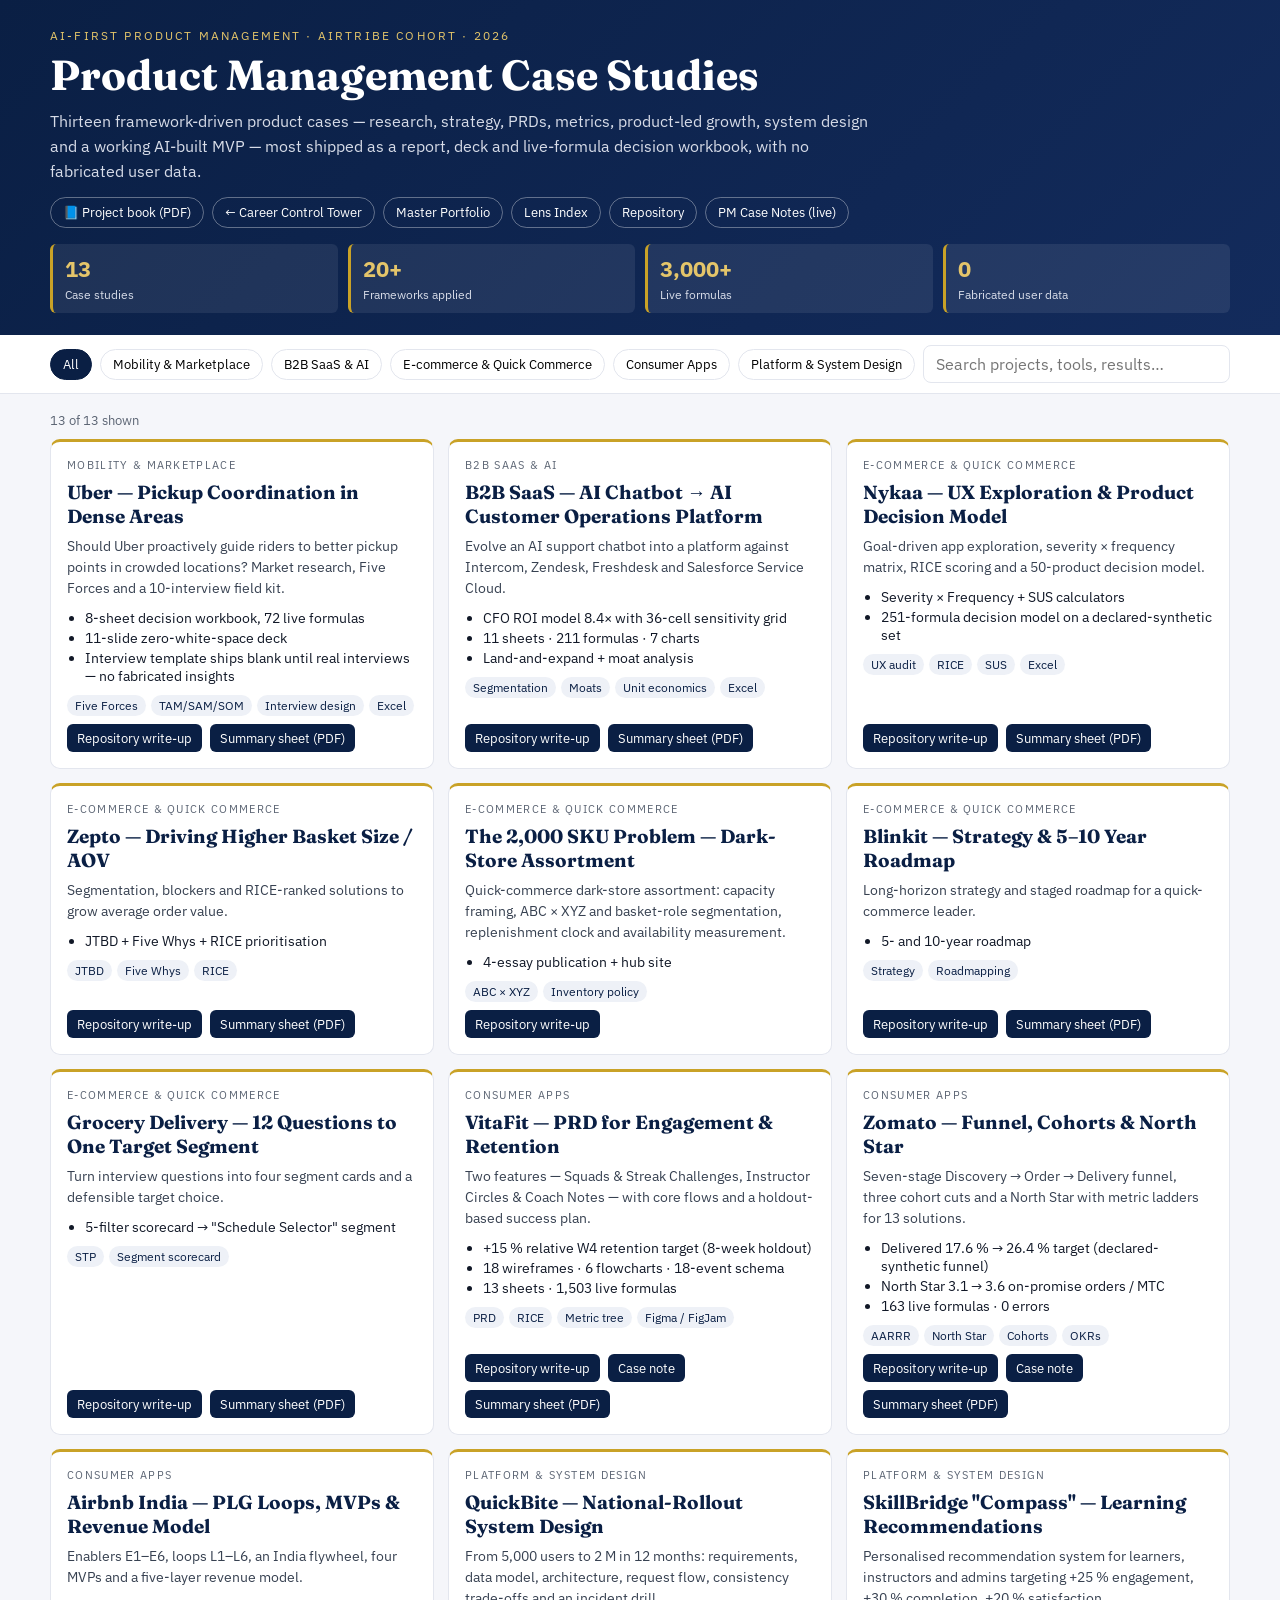
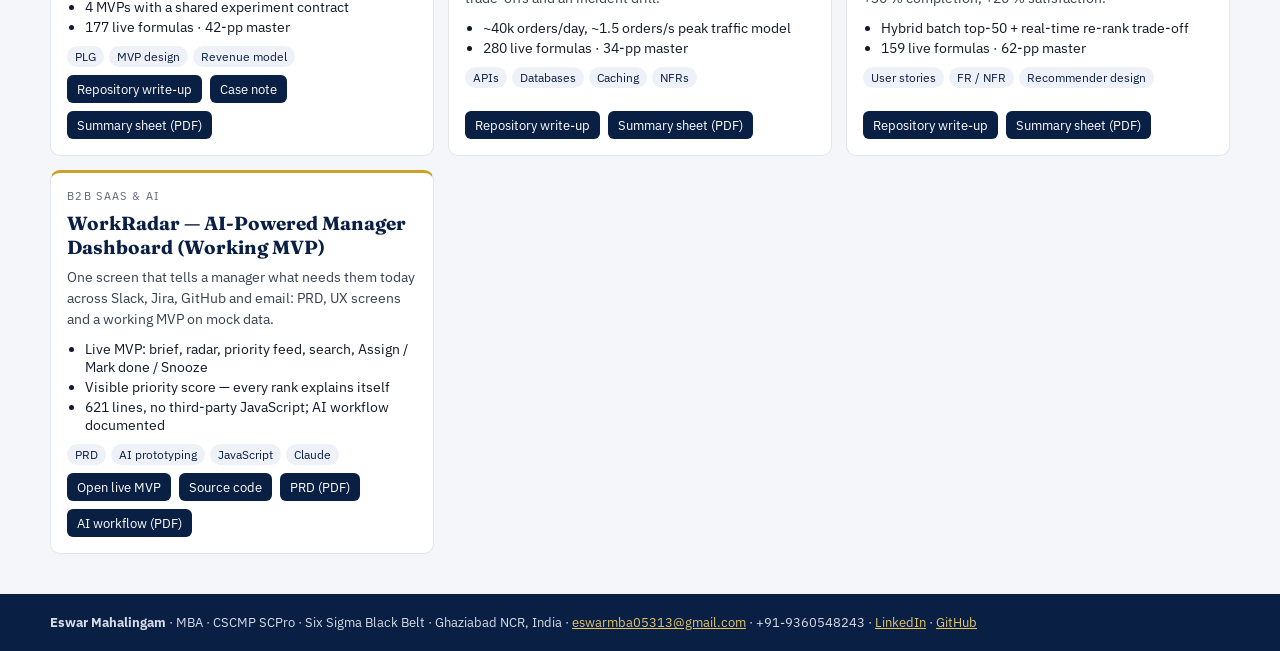
<file: index.html>
<!doctype html><html lang="en"><head><meta charset="utf-8"><meta name="viewport" content="width=device-width,initial-scale=1">
<title>Product Management Case Studies — Eswar Mahalingam</title><meta name="description" content="Thirteen framework-driven product cases — research, strategy, PRDs, metrics, product-led growth, system design and a working AI-built MVP — most shipped as a report, deck and live-formula decision workbook, with no fabricated user data.">
<link rel="preconnect" href="https://fonts.googleapis.com"><link href="https://fonts.googleapis.com/css2?family=Fraunces:wght@600;700&family=IBM+Plex+Sans:wght@400;500;600&display=swap" rel="stylesheet">
<style>
:root{--navy:#0A1F44;--navy2:#132B5C;--gold:#C9A227;--gold2:#E4C56A;--ink:#111827;--muted:#5B6473;--bg:#F5F6FA;--card:#FFFFFF;--line:#E3E6EE}
*{box-sizing:border-box}body{margin:0;font-family:'IBM Plex Sans',system-ui,sans-serif;background:var(--bg);color:var(--ink)}
header{background:linear-gradient(135deg,var(--navy),var(--navy2));color:#fff;padding:28px 16px 22px}
.w{max-width:1180px;margin:0 auto}.kick{color:var(--gold2);letter-spacing:.18em;font-size:12px;text-transform:uppercase}
h1{font-family:Fraunces,serif;font-size:clamp(28px,4vw,42px);margin:6px 0 8px}header p{max-width:820px;color:#D7DCE8;line-height:1.55;margin:0 0 14px}
.navs{display:flex;flex-wrap:wrap;gap:8px;margin-bottom:16px}.nav{color:#fff;text-decoration:none;border:1px solid rgba(255,255,255,.35);padding:6px 12px;border-radius:999px;font-size:13px}.nav:hover{border-color:var(--gold);color:var(--gold2)}
.kpis{display:grid;grid-template-columns:repeat(auto-fit,minmax(130px,1fr));gap:10px}.k{background:rgba(255,255,255,.08);border-left:3px solid var(--gold);padding:10px 12px;border-radius:6px}.k b{display:block;font-size:22px;color:var(--gold2)}.k span{font-size:12px;color:#D7DCE8}
.bar{position:sticky;top:0;background:#fff;border-bottom:1px solid var(--line);padding:10px 16px;z-index:5}.bar .w{display:flex;flex-wrap:wrap;gap:8px;align-items:center}
.chip{border:1px solid var(--line);background:#fff;padding:6px 12px;border-radius:999px;cursor:pointer;font:inherit;font-size:13px}.chip.on{background:var(--navy);color:#fff;border-color:var(--navy)}
input{flex:1;min-width:180px;padding:8px 12px;border:1px solid var(--line);border-radius:8px;font:inherit}
main{padding:18px 16px 40px}.grid{display:grid;grid-template-columns:repeat(auto-fill,minmax(300px,1fr));gap:14px}
.c{background:var(--card);border:1px solid var(--line);border-top:3px solid var(--gold);border-radius:10px;padding:16px;display:flex;flex-direction:column;gap:8px}
.c .g{font-size:11px;letter-spacing:.12em;text-transform:uppercase;color:var(--muted)}.c h3{margin:0;font-family:Fraunces,serif;font-size:19px;color:var(--navy)}
.c p{margin:0;color:#374151;font-size:14px;line-height:1.5}.c ul{margin:0;padding-left:18px;font-size:13.5px}.c li{margin:2px 0}
.t{display:flex;flex-wrap:wrap;gap:5px}.t span{background:#EEF1F7;color:var(--navy);font-size:11.5px;padding:3px 8px;border-radius:999px}
.l{display:flex;flex-wrap:wrap;gap:8px;margin-top:auto}.l a{background:var(--navy);color:#fff;text-decoration:none;font-size:12.5px;padding:6px 10px;border-radius:6px}.l a:hover{background:var(--gold);color:var(--navy)}
.empty{padding:40px;text-align:center;color:var(--muted)}footer{background:var(--navy);color:#D7DCE8;padding:20px 16px;font-size:13px}footer a{color:var(--gold2)}
</style></head><body>
<header><div class="w"><div class="kick">AI-First Product Management · Airtribe cohort · 2026</div><h1>Product Management Case Studies</h1><p>Thirteen framework-driven product cases — research, strategy, PRDs, metrics, product-led growth, system design and a working AI-built MVP — most shipped as a report, deck and live-formula decision workbook, with no fabricated user data.</p><div class="navs"><a class="nav" href="PM_Case_Book.pdf">📘 Project book (PDF)</a><a class="nav" href="https://github.com/Eswar5313">← Career Control Tower</a><a class="nav" href="https://eswar5313.github.io/Eswar-Master-Project-Portfolio-2026/">Master Portfolio</a><a class="nav" href="https://eswar5313.github.io/Eswar-Portfolio-Lens-Index-2026/">Lens Index</a><a class="nav" href="https://github.com/Eswar5313/product-management-case-studies">Repository</a><a class="nav" href="https://eswar-pm-case-notes.netlify.app">PM Case Notes (live)</a></div><div class="kpis"><div class="k"><b>13</b><span>Case studies</span></div><div class="k"><b>20+</b><span>Frameworks applied</span></div><div class="k"><b>3,000+</b><span>Live formulas</span></div><div class="k"><b>0</b><span>Fabricated user data</span></div></div></div></header>
<div class="bar"><div class="w"><button class="chip on" data-g="">All</button><button class="chip" data-g="Mobility &amp; Marketplace">Mobility &amp; Marketplace</button><button class="chip" data-g="B2B SaaS &amp; AI">B2B SaaS &amp; AI</button><button class="chip" data-g="E-commerce &amp; Quick Commerce">E-commerce &amp; Quick Commerce</button><button class="chip" data-g="Consumer Apps">Consumer Apps</button><button class="chip" data-g="Platform &amp; System Design">Platform &amp; System Design</button><input id="q" type="search" placeholder="Search projects, tools, results…" aria-label="Search"></div></div>
<main><div class="w"><div id="n" style="font-size:13px;color:var(--muted);margin-bottom:10px"></div><div class="grid" id="grid"></div></div></main>
<footer><div class="w"><b>Eswar Mahalingam</b> · MBA · CSCMP SCPro · Six Sigma Black Belt · Ghaziabad NCR, India · <a href="mailto:eswarmba05313@gmail.com">eswarmba05313@gmail.com</a> · +91-9360548243 · <a href="https://linkedin.com/in/eswar-mahalingam">LinkedIn</a> · <a href="https://github.com/Eswar5313">GitHub</a></div></footer>
<script>
const C=[{"title": "Uber — Pickup Coordination in Dense Areas", "group": "Mobility & Marketplace", "summary": "Should Uber proactively guide riders to better pickup points in crowded locations? Market research, Five Forces and a 10-interview field kit.", "results": ["8-sheet decision workbook, 72 live formulas", "11-slide zero-white-space deck", "Interview template ships blank until real interviews — no fabricated insights"], "tools": ["Five Forces", "TAM/SAM/SOM", "Interview design", "Excel"], "links": [["Repository write-up", "https://github.com/Eswar5313/product-management-case-studies"], ["Summary sheet (PDF)", "case-sheets/03-Uber-Pickup-Coordination.pdf"]]}, {"title": "B2B SaaS — AI Chatbot → AI Customer Operations Platform", "group": "B2B SaaS & AI", "summary": "Evolve an AI support chatbot into a platform against Intercom, Zendesk, Freshdesk and Salesforce Service Cloud.", "results": ["CFO ROI model 8.4× with 36-cell sensitivity grid", "11 sheets · 211 formulas · 7 charts", "Land-and-expand + moat analysis"], "tools": ["Segmentation", "Moats", "Unit economics", "Excel"], "links": [["Repository write-up", "https://github.com/Eswar5313/product-management-case-studies"], ["Summary sheet (PDF)", "case-sheets/02-AI-Customer-Operations-Platform-B2B-SaaS.pdf"]]}, {"title": "Nykaa — UX Exploration & Product Decision Model", "group": "E-commerce & Quick Commerce", "summary": "Goal-driven app exploration, severity × frequency matrix, RICE scoring and a 50-product decision model.", "results": ["Severity × Frequency + SUS calculators", "251-formula decision model on a declared-synthetic set"], "tools": ["UX audit", "RICE", "SUS", "Excel"], "links": [["Repository write-up", "https://github.com/Eswar5313/product-management-case-studies"], ["Summary sheet (PDF)", "case-sheets/01-Nykaa-UX-Exploration.pdf"]]}, {"title": "Zepto — Driving Higher Basket Size / AOV", "group": "E-commerce & Quick Commerce", "summary": "Segmentation, blockers and RICE-ranked solutions to grow average order value.", "results": ["JTBD + Five Whys + RICE prioritisation"], "tools": ["JTBD", "Five Whys", "RICE"], "links": [["Repository write-up", "https://github.com/Eswar5313/product-management-case-studies"], ["Summary sheet (PDF)", "case-sheets/04-Zepto-AOV-Basket-Size.pdf"]]}, {"title": "The 2,000 SKU Problem — Dark-Store Assortment", "group": "E-commerce & Quick Commerce", "summary": "Quick-commerce dark-store assortment: capacity framing, ABC × XYZ and basket-role segmentation, replenishment clock and availability measurement.", "results": ["4-essay publication + hub site"], "tools": ["ABC × XYZ", "Inventory policy"], "links": [["Repository write-up", "https://github.com/Eswar5313/product-management-case-studies"]]}, {"title": "Blinkit — Strategy & 5–10 Year Roadmap", "group": "E-commerce & Quick Commerce", "summary": "Long-horizon strategy and staged roadmap for a quick-commerce leader.", "results": ["5- and 10-year roadmap"], "tools": ["Strategy", "Roadmapping"], "links": [["Repository write-up", "https://github.com/Eswar5313/product-management-case-studies"], ["Summary sheet (PDF)", "case-sheets/06-Blinkit-Strategy-Roadmap.pdf"]]}, {"title": "Grocery Delivery — 12 Questions to One Target Segment", "group": "E-commerce & Quick Commerce", "summary": "Turn interview questions into four segment cards and a defensible target choice.", "results": ["5-filter scorecard → \"Schedule Selector\" segment"], "tools": ["STP", "Segment scorecard"], "links": [["Repository write-up", "https://github.com/Eswar5313/product-management-case-studies"], ["Summary sheet (PDF)", "case-sheets/07-Grocery-Delivery-Segmentation-Sprint.pdf"]]}, {"title": "VitaFit — PRD for Engagement & Retention", "group": "Consumer Apps", "summary": "Two features — Squads & Streak Challenges, Instructor Circles & Coach Notes — with core flows and a holdout-based success plan.", "results": ["+15 % relative W4 retention target (8-week holdout)", "18 wireframes · 6 flowcharts · 18-event schema", "13 sheets · 1,503 live formulas"], "tools": ["PRD", "RICE", "Metric tree", "Figma / FigJam"], "links": [["Repository write-up", "https://github.com/Eswar5313/product-management-case-studies"], ["Case note", "https://eswar-pm-case-notes.netlify.app/vitafit-prd.html"], ["Summary sheet (PDF)", "case-sheets/05-VitaFit-PRD-and-Core-Flows.pdf"]]}, {"title": "Zomato — Funnel, Cohorts & North Star", "group": "Consumer Apps", "summary": "Seven-stage Discovery → Order → Delivery funnel, three cohort cuts and a North Star with metric ladders for 13 solutions.", "results": ["Delivered 17.6 % → 26.4 % target (declared-synthetic funnel)", "North Star 3.1 → 3.6 on-promise orders / MTC", "163 live formulas · 0 errors"], "tools": ["AARRR", "North Star", "Cohorts", "OKRs"], "links": [["Repository write-up", "https://github.com/Eswar5313/product-management-case-studies"], ["Case note", "https://eswar-pm-case-notes.netlify.app/zomato-funnel.html"], ["Summary sheet (PDF)", "case-sheets/09-Zomato-Funnel-Cohorts-North-Star.pdf"]]}, {"title": "Airbnb India — PLG Loops, MVPs & Revenue Model", "group": "Consumer Apps", "summary": "Enablers E1–E6, loops L1–L6, an India flywheel, four MVPs and a five-layer revenue model.", "results": ["4 MVPs with a shared experiment contract", "177 live formulas · 42-pp master"], "tools": ["PLG", "MVP design", "Revenue model"], "links": [["Repository write-up", "https://github.com/Eswar5313/product-management-case-studies"], ["Case note", "https://eswar-pm-case-notes.netlify.app/airbnb-plg.html"], ["Summary sheet (PDF)", "case-sheets/10-Airbnb-India-PLG-MVPs-Revenue.pdf"]]}, {"title": "QuickBite — National-Rollout System Design", "group": "Platform & System Design", "summary": "From 5,000 users to 2 M in 12 months: requirements, data model, architecture, request flow, consistency trade-offs and an incident drill.", "results": ["~40k orders/day, ~1.5 orders/s peak traffic model", "280 live formulas · 34-pp master"], "tools": ["APIs", "Databases", "Caching", "NFRs"], "links": [["Repository write-up", "https://github.com/Eswar5313/product-management-case-studies"], ["Summary sheet (PDF)", "case-sheets/11-QuickBite-System-Design-Brief.pdf"]]}, {"title": "SkillBridge \"Compass\" — Learning Recommendations", "group": "Platform & System Design", "summary": "Personalised recommendation system for learners, instructors and admins targeting +25 % engagement, +30 % completion, +20 % satisfaction.", "results": ["Hybrid batch top-50 + real-time re-rank trade-off", "159 live formulas · 62-pp master"], "tools": ["User stories", "FR / NFR", "Recommender design"], "links": [["Repository write-up", "https://github.com/Eswar5313/product-management-case-studies"], ["Summary sheet (PDF)", "case-sheets/12-SkillBridge-Compass-Recommendations.pdf"]]}, {"title": "WorkRadar — AI-Powered Manager Dashboard (Working MVP)", "group": "B2B SaaS & AI", "summary": "One screen that tells a manager what needs them today across Slack, Jira, GitHub and email: PRD, UX screens and a working MVP on mock data.", "results": ["Live MVP: brief, radar, priority feed, search, Assign / Mark done / Snooze", "Visible priority score — every rank explains itself", "621 lines, no third-party JavaScript; AI workflow documented"], "tools": ["PRD", "AI prototyping", "JavaScript", "Claude"], "links": [["Open live MVP", "13-workradar/"], ["Source code", "https://github.com/Eswar5313/product-management-case-studies/tree/main/13-workradar"], ["PRD (PDF)", "13-workradar/docs/WorkRadar_PRD.pdf"], ["AI workflow (PDF)", "13-workradar/docs/WorkRadar_AI_Workflow.pdf"]]}];let g='';const q=document.getElementById('q');
function esc(s){return String(s).replace(/[&<>"]/g,c=>({'&':'&amp;','<':'&lt;','>':'&gt;','"':'&quot;'})[c])}
function draw(){const t=q.value.toLowerCase();const xs=C.filter(c=>(!g||c.group===g)&&(!t||JSON.stringify(c).toLowerCase().includes(t)));
document.getElementById('n').textContent=xs.length+' of '+C.length+' shown';
document.getElementById('grid').innerHTML=xs.map(c=>`<article class="c"><div class="g">${esc(c.group)}</div><h3>${esc(c.title)}</h3><p>${esc(c.summary)}</p>${c.results&&c.results.length?'<ul>'+c.results.map(r=>'<li>'+esc(r)+'</li>').join('')+'</ul>':''}<div class="t">${(c.tools||[]).map(x=>'<span>'+esc(x)+'</span>').join('')}</div><div class="l">${(c.links||[]).map(([l,u])=>'<a href="'+u+'">'+esc(l)+'</a>').join('')}</div></article>`).join('')||'<div class="empty">No projects match.</div>';}
document.querySelectorAll('.chip').forEach(b=>b.onclick=()=>{g=b.dataset.g;document.querySelectorAll('.chip').forEach(x=>x.classList.toggle('on',x===b));draw()});q.oninput=draw;draw();
</script></body></html>
</file>
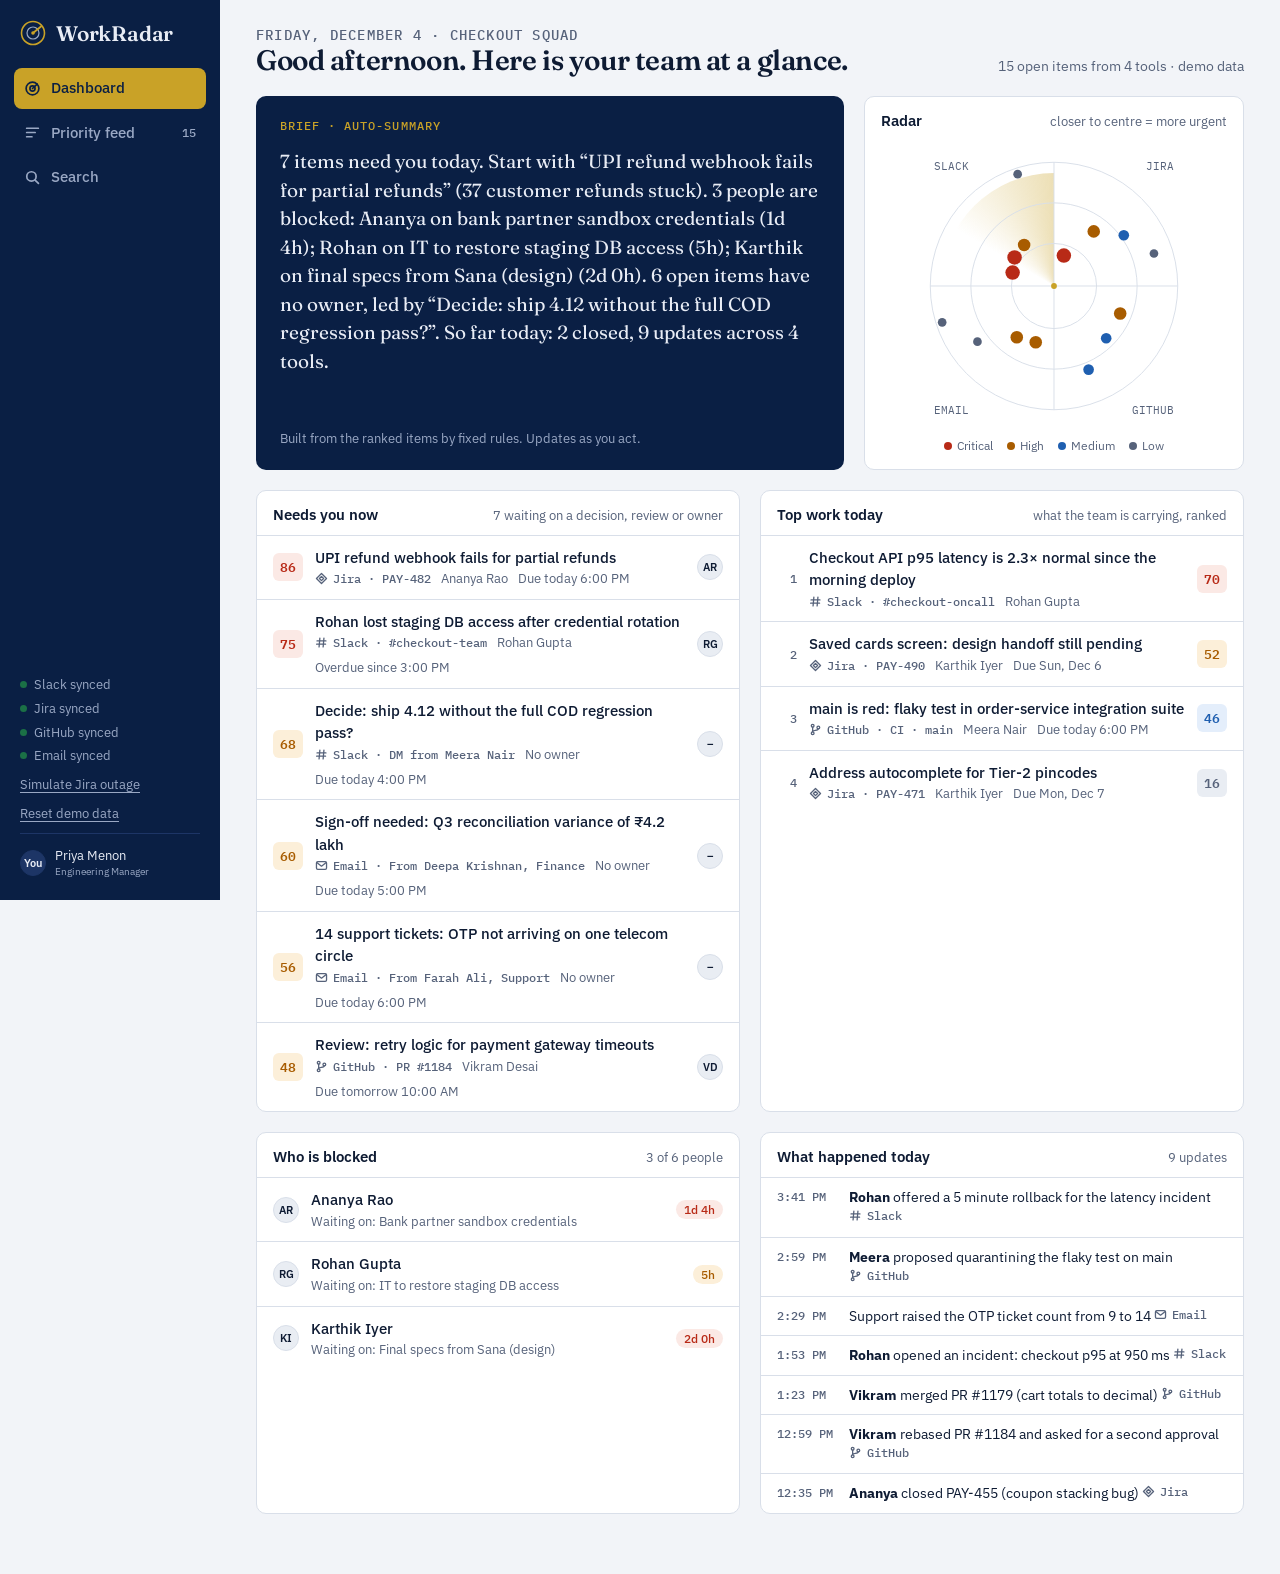
<file: 13-workradar/index.html>
<!doctype html>
<html lang="en"><head><meta charset="utf-8"><meta name="viewport" content="width=device-width,initial-scale=1,viewport-fit=cover">
<style>body{margin:0}[hidden]{display:none!important}</style></head><body>
<title>WorkRadar</title>
<link rel="stylesheet" href="https://fonts.googleapis.com/css2?family=Fraunces:opsz,wght@9..144,400;9..144,600&family=IBM+Plex+Mono:wght@500;600&family=IBM+Plex+Sans:wght@400;500;600&display=swap">
<style>
/* Layout: fixed navy rail + one scrolling work column; the dashboard answers four questions in four panels under a brief + radar. */
:root{
  --bg:#F2F4F8; --surface:#FFFFFF; --sunk:#E9EDF3; --ink:#0E1B33; --muted:#56627A; --line:#D9DFE9;
  --rail:#0A1F44; --rail-ink:#E8ECF5; --rail-muted:#9AA8C4; --rail-line:#1D3566;
  --gold:#C9A227; --gold-ink:#7A5E00; --on-gold:#0A1F44;
  --crit:#B82A17; --crit-bg:#FBE9E5; --high:#A85C00; --high-bg:#FCEFD9; --med:#1F5FB0; --med-bg:#E4EEFB; --low:#56627A; --low-bg:#E9EDF3; --ok:#1B7046; --ok-bg:#E1F3EA;
  --display:"Fraunces",Georgia,"Times New Roman",serif; --ui:"IBM Plex Sans",system-ui,-apple-system,"Segoe UI",sans-serif; --mono:"IBM Plex Mono",ui-monospace,Menlo,Consolas,monospace;
  --r:10px;
}
@media (prefers-color-scheme: dark){ :root:not([data-theme="light"]){
  --bg:#081020; --surface:#101B31; --sunk:#0C1629; --ink:#E9EDF5; --muted:#97A4BD; --line:#22314F;
  --rail:#060D1C; --rail-ink:#E8ECF5; --rail-muted:#8B99B6; --rail-line:#18294A;
  --gold:#DDB53A; --gold-ink:#E3BD4A; --on-gold:#0A1F44;
  --crit:#FF8A78; --crit-bg:#3A1612; --high:#F3B25A; --high-bg:#35260E; --med:#8DB8F5; --med-bg:#13284A; --low:#97A4BD; --low-bg:#18243C; --ok:#6FD3A0; --ok-bg:#0F2D20; color-scheme:dark } }
:root[data-theme="dark"]{
  --bg:#081020; --surface:#101B31; --sunk:#0C1629; --ink:#E9EDF5; --muted:#97A4BD; --line:#22314F;
  --rail:#060D1C; --rail-ink:#E8ECF5; --rail-muted:#8B99B6; --rail-line:#18294A;
  --gold:#DDB53A; --gold-ink:#E3BD4A; --on-gold:#0A1F44;
  --crit:#FF8A78; --crit-bg:#3A1612; --high:#F3B25A; --high-bg:#35260E; --med:#8DB8F5; --med-bg:#13284A; --low:#97A4BD; --low-bg:#18243C; --ok:#6FD3A0; --ok-bg:#0F2D20; color-scheme:dark }

*{box-sizing:border-box}
body{margin:0;background:var(--bg);color:var(--ink);font:15px/1.5 var(--ui)}
button,input,select{font:inherit;color:inherit}
button{cursor:pointer}
:focus-visible{outline:2px solid var(--gold);outline-offset:2px}
h1,h2,h3,p{margin:0}
.app{display:grid;grid-template-columns:220px minmax(0,1fr);min-height:100vh}

/* rail */
.rail{background:var(--rail);color:var(--rail-ink);padding:20px 14px;display:flex;flex-direction:column;gap:22px;position:sticky;top:0;height:100vh}
.brand{display:flex;align-items:center;gap:10px;padding:0 6px}
.brand svg{flex:none}
.brand b{font:600 21px/1 var(--display);letter-spacing:-.01em}
.nav{display:flex;flex-direction:column;gap:4px}
.nav button{display:flex;align-items:center;gap:10px;width:100%;padding:9px 10px;border:0;border-radius:8px;background:none;color:var(--rail-muted);text-align:left;font-weight:500}
.nav button:hover{color:var(--rail-ink);background:var(--rail-line)}
.nav button[aria-current="page"]{background:var(--gold);color:var(--on-gold)}
.nav .count{margin-left:auto;font:500 12px var(--mono)}
.rail-foot{margin-top:auto;display:flex;flex-direction:column;gap:10px;font-size:12.5px;color:var(--rail-muted);padding:0 6px}
.rail-foot .srcs{display:flex;flex-direction:column;gap:5px}
.rail-foot .srcs span{display:flex;align-items:center;gap:7px}
.dot{width:7px;height:7px;border-radius:50%;background:var(--ok);flex:none}
.dot.bad{background:var(--crit)}
.linkbtn{border:0;background:none;padding:0;color:var(--rail-muted);text-decoration:underline;text-underline-offset:3px;text-align:left;font-size:12.5px}
.linkbtn:hover{color:var(--rail-ink)}
.who{display:flex;align-items:center;gap:9px;padding-top:12px;border-top:1px solid var(--rail-line);color:var(--rail-ink)}
.who small{display:block;color:var(--rail-muted)}

/* main */
.main{padding-block:26px 60px;padding-inline:clamp(16px,3vw,36px);min-width:0}
.wrap{max-width:1120px;margin:0 auto;display:flex;flex-direction:column;gap:20px}
.head{display:flex;align-items:flex-end;justify-content:space-between;gap:12px;flex-wrap:wrap}
.head h1{font:600 28px/1.15 var(--display);letter-spacing:-.015em;text-wrap:balance}
.head p{color:var(--muted);font-size:13.5px}
.eyebrow{font:500 11.5px var(--mono);letter-spacing:.09em;text-transform:uppercase;color:var(--muted)}
.banner{display:flex;align-items:center;gap:12px;flex-wrap:wrap;padding:10px 14px;border-radius:var(--r);background:var(--crit-bg);color:var(--crit);border:1px solid currentColor;font-size:14px}
.banner b{font-weight:600}
.banner .btn{margin-left:auto}

.panel{background:var(--surface);border:1px solid var(--line);border-radius:var(--r);min-width:0}
.panel>header{display:flex;align-items:baseline;justify-content:space-between;gap:10px;padding:14px 16px 10px}
.panel>header h2{font:600 15px var(--ui)}
.panel>header span{font-size:12.5px;color:var(--muted)}
.hero{display:grid;grid-template-columns:minmax(0,1.55fr) minmax(0,1fr);gap:20px}
.grid2{display:grid;grid-template-columns:repeat(2,minmax(0,1fr));gap:20px}

/* brief */
.brief{background:var(--rail);color:var(--rail-ink);border-radius:var(--r);padding:22px 24px;display:flex;flex-direction:column;gap:14px;min-width:0}
.brief .eyebrow{color:var(--gold)}
.brief-text{font:400 19px/1.5 var(--display);text-wrap:pretty;white-space:pre-line}
.brief-text.busy{opacity:.6}
.brief-meta{display:flex;align-items:center;gap:12px;flex-wrap:wrap;font-size:12.5px;color:var(--rail-muted);margin-top:auto}
.brief-meta .btn{margin-left:auto}

/* radar */
.radar{padding-bottom:14px}
.radar-box{position:relative;width:min(100%,290px);aspect-ratio:1;margin:0 auto}
.radar-box svg{position:absolute;inset:0;width:100%;height:100%}
.sweep{position:absolute;inset:11%;border-radius:50%;background:conic-gradient(from 0deg,transparent 0 300deg,color-mix(in srgb,var(--gold) 34%,transparent) 360deg);animation:spin 7s linear infinite;pointer-events:none}
@keyframes spin{to{transform:rotate(360deg)}}
@media (prefers-reduced-motion:reduce){.sweep{animation:none}}
.blip{cursor:pointer}
.blip:hover,.blip:focus-visible{stroke:var(--ink);stroke-width:2;outline:none}
.radar-key{display:flex;justify-content:center;gap:14px;flex-wrap:wrap;font-size:12px;color:var(--muted);padding:6px 12px 0}
.radar-key i{display:inline-block;width:8px;height:8px;border-radius:50%;margin-right:5px}

/* rows */
.rows{display:flex;flex-direction:column}
.row{display:grid;grid-template-columns:auto minmax(0,1fr) auto;align-items:center;gap:12px;padding:11px 16px;border-top:1px solid var(--line);width:100%;background:none;border-inline:0;border-bottom:0;text-align:left}
.row:hover{background:var(--sunk)}
.row .t{font-weight:500;overflow-wrap:anywhere}
.row .s{font-size:12.5px;color:var(--muted);display:flex;gap:6px 10px;flex-wrap:wrap;align-items:center}
.row.done .t{text-decoration:line-through;color:var(--muted)}
.rank{font:500 12px var(--mono);color:var(--muted);width:20px;text-align:right}
.score{font:600 13px var(--mono);font-variant-numeric:tabular-nums;min-width:30px;text-align:center;padding:3px 6px;border-radius:6px}
.pill{font:500 11.5px var(--ui);padding:2px 8px;border-radius:99px;white-space:nowrap}
.t-crit{background:var(--crit-bg);color:var(--crit)} .t-high{background:var(--high-bg);color:var(--high)} .t-med{background:var(--med-bg);color:var(--med)} .t-low{background:var(--low-bg);color:var(--low)} .t-ok{background:var(--ok-bg);color:var(--ok)}
.src{display:inline-flex;align-items:center;gap:5px;font:500 11.5px var(--mono);color:var(--muted);white-space:nowrap}
.src svg{width:13px;height:13px;flex:none}
.av{width:26px;height:26px;border-radius:50%;background:var(--sunk);border:1px solid var(--line);display:inline-grid;place-items:center;font:600 10.5px var(--ui);color:var(--ink);flex:none}
.rail .av{background:var(--rail-line);border-color:var(--rail-line);color:var(--rail-ink)}
.empty{padding:26px 18px;text-align:center;color:var(--muted);display:flex;flex-direction:column;align-items:center;gap:8px}
.empty b{color:var(--ink);font:600 17px var(--display)}
.empty.err b{color:var(--crit)}
.ev{display:grid;grid-template-columns:62px minmax(0,1fr);gap:10px;padding:9px 16px;border-top:1px solid var(--line);font-size:13.5px;width:100%;background:none;border-inline:0;border-bottom:0;text-align:left}
.ev:hover{background:var(--sunk)}
.ev time{font:500 12px var(--mono);color:var(--muted);padding-top:2px}

/* controls */
.btn{border:1px solid var(--line);background:var(--surface);color:var(--ink);padding:7px 12px;border-radius:8px;font-weight:500;font-size:13.5px;white-space:nowrap}
.btn:hover{border-color:var(--muted)}
.btn.primary{background:var(--gold);border-color:var(--gold);color:var(--on-gold)}
.btn.ghost{background:transparent;border-color:var(--rail-line);color:var(--rail-ink)}
.btn.sm{padding:4px 9px;font-size:12.5px}
.chips{display:flex;gap:6px;flex-wrap:wrap}
.chip{border:1px solid var(--line);background:var(--surface);color:var(--muted);padding:5px 11px;border-radius:99px;font-size:13px;font-weight:500}
.chip[aria-pressed="true"]{background:var(--ink);border-color:var(--ink);color:var(--bg)}
.toolbar{display:flex;gap:10px 18px;flex-wrap:wrap;align-items:center}
.acts{display:flex;gap:6px;flex-wrap:wrap;position:relative}
.menuwrap{position:relative}
.menu{position:absolute;right:0;top:calc(100% + 4px);z-index:20;min-width:190px;background:var(--surface);border:1px solid var(--line);border-radius:10px;padding:5px;box-shadow:0 10px 30px rgb(0 0 0 / .18);display:flex;flex-direction:column}
.menu button{border:0;background:none;text-align:left;padding:7px 10px;border-radius:6px;display:flex;gap:8px;align-items:center}
.menu button:hover{background:var(--sunk)}
.menu small{color:var(--muted);margin-left:auto}
.feedrow{grid-template-columns:auto minmax(0,1fr) auto}
.feedrow .acts{grid-column:2 / -1}
.card{border-top:1px solid var(--line);padding:13px 16px;display:grid;grid-template-columns:auto minmax(0,1fr);gap:8px 12px}
.card .open{border:0;background:none;padding:0;text-align:left;font-weight:600;font-size:15px;overflow-wrap:anywhere}
.card .open:hover{text-decoration:underline;text-underline-offset:3px}
.card p{color:var(--muted);font-size:13.5px}
.card .why{font-size:12.5px;color:var(--muted)}
.card .foot{display:flex;justify-content:space-between;align-items:center;gap:10px;flex-wrap:wrap}

/* search */
.searchbar{display:flex;gap:10px;align-items:center;background:var(--surface);border:1px solid var(--line);border-radius:var(--r);padding:4px 14px}
.searchbar:focus-within{border-color:var(--gold)}
.searchbar input{flex:1;min-width:0;border:0;background:none;padding:11px 0;font-size:16px;outline:none}
mark{background:color-mix(in srgb,var(--gold) 38%,transparent);color:inherit;border-radius:3px;padding:0 1px}

/* detail */
.detail{display:grid;grid-template-columns:minmax(0,1.7fr) minmax(0,1fr);gap:20px;align-items:start}
.detail h1{font:600 26px/1.2 var(--display);text-wrap:balance}
.sec{padding:14px 16px;border-top:1px solid var(--line);display:flex;flex-direction:column;gap:8px}
.sec:first-child{border-top:0}
.sec h3{font:500 11.5px var(--mono);letter-spacing:.09em;text-transform:uppercase;color:var(--muted)}
.digest{font:400 17px/1.55 var(--display)}
.next{background:var(--sunk);border-radius:8px;padding:11px 13px;border-left:0}
.msg{display:grid;grid-template-columns:auto minmax(0,1fr);gap:10px}
.msg .m{font-size:14px}
.msg .m small{color:var(--muted);display:block}
.kv{display:grid;grid-template-columns:92px minmax(0,1fr);gap:7px 10px;font-size:14px}
.kv dt{color:var(--muted)} .kv dd{margin:0;overflow-wrap:anywhere}
.factor{display:flex;justify-content:space-between;gap:10px;font-size:13.5px}
.factor b{font:600 13px var(--mono)}
.bar{height:6px;border-radius:3px;background:var(--sunk);overflow:hidden}
.bar i{display:block;height:100%;background:var(--gold)}
.toast{position:fixed;left:50%;bottom:calc(22px + env(safe-area-inset-bottom,0px));transform:translateX(-50%);background:var(--ink);color:var(--bg);padding:10px 14px;border-radius:10px;display:flex;gap:14px;align-items:center;z-index:50;font-size:14px;max-width:calc(100% - 32px)}
.toast button{border:0;background:none;color:var(--gold);font-weight:600;padding:0}

@media (max-width:900px){ .hero,.grid2,.detail{grid-template-columns:minmax(0,1fr)} }
@media (max-width:720px){
  .app{grid-template-columns:minmax(0,1fr)}
  .rail{position:fixed;inset:auto 0 0 0;top:auto;height:auto;z-index:30;flex-direction:row;padding:6px 8px calc(6px + env(safe-area-inset-bottom,0px));gap:0}
  .brand,.rail-foot{display:none}
  .nav{flex-direction:row;flex:1;justify-content:space-around}
  .nav button{flex-direction:column;gap:2px;font-size:11.5px;padding:6px 8px;width:auto;align-items:center}
  .nav .count{display:none}
  .main{padding-bottom:96px}
  .toast{bottom:calc(84px + env(safe-area-inset-bottom,0px))}
  .head h1{font-size:24px} .brief-text{font-size:17px}
  .mobile-tools{display:flex!important}
}
.mobile-tools{display:none;gap:14px;flex-wrap:wrap;font-size:12.5px;color:var(--muted)}
.mobile-tools .linkbtn{color:var(--muted)}
</style>
<div class="app"><aside class="rail" id="rail"></aside><main class="main"><div class="wrap" id="view"></div></main></div><div id="toast"></div>
<script>
/* WorkRadar mock data. Every person, ticket and message here is fictional.
   Timestamps are relative to "now" so the demo always looks like today. */
const H = 3600e3;
const ago = h => Date.now() - h * H;
const todayAt = (hr, min = 0, addDays = 0) => { const d = new Date(); d.setDate(d.getDate() + addDays); d.setHours(hr, min, 0, 0); return d.getTime(); };

const PEOPLE = {
  ananya: { name: "Ananya Rao", role: "Backend" },
  karthik: { name: "Karthik Iyer", role: "Frontend" },
  meera: { name: "Meera Nair", role: "QA" },
  rohan: { name: "Rohan Gupta", role: "DevOps" },
  sana: { name: "Sana Sheikh", role: "Design" },
  vikram: { name: "Vikram Desai", role: "Backend" },
  you: { name: "You", role: "Engineering Manager" }
};

const SOURCES = { slack: "Slack", jira: "Jira", github: "GitHub", email: "Email" };

const SEED = [
  { id: "WR-101", src: "jira", ref: "PAY-482", type: "blocker", title: "UPI refund webhook fails for partial refunds",
    body: "Partial refunds return 422 from the bank sandbox. Fix is ready but cannot be verified without new sandbox credentials from the bank partner.",
    owner: "ananya", needsYou: true, due: todayAt(18), created: ago(52), updated: ago(1.2), impact: "37 customer refunds stuck",
    blocked: { who: "ananya", on: "Bank partner sandbox credentials", since: ago(28) },
    digest: "Ananya's fix for partial refunds is code-complete. Verification is stuck because the bank partner rotated sandbox credentials on Friday and has not issued new ones. Two follow-ups to the partner's support desk went unanswered. 37 refunds are queued behind this.",
    next: "Escalate to the bank partner's account manager. An engineer-to-support request has already failed twice.",
    thread: [ { who: "ananya", at: ago(52), text: "Root cause found: amount rounding on partial refunds. Patch in branch fix/partial-refund." },
      { who: "ananya", at: ago(28), text: "Sandbox creds rejected after Friday rotation. Raised ticket with partner support." },
      { who: "meera", at: ago(20), text: "QA plan ready. Need a working sandbox to run 12 cases." },
      { who: "ananya", at: ago(1.2), text: "No reply from partner support on second follow-up. Need an escalation path." } ] },
  { id: "WR-102", src: "github", ref: "PR #1184", type: "review", title: "Review: retry logic for payment gateway timeouts",
    body: "Adds exponential backoff with idempotency keys on gateway timeouts. Waiting on your review. Release 4.12 is cut tomorrow morning.",
    owner: "vikram", needsYou: true, due: todayAt(10, 0, 1), created: ago(26), updated: ago(3), release: true,
    digest: "Vikram's PR adds backoff and idempotency keys so a gateway timeout can no longer double-charge. CI is green and Ananya has approved. It needs a second approval from you before the 4.12 cut tomorrow at 10 AM.",
    next: "Review the idempotency-key handling in gateway/retry.ts (about 140 lines) and approve or request changes today.",
    thread: [ { who: "vikram", at: ago(26), text: "Opened PR. 6 files changed, +212 / -48." },
      { who: "ananya", at: ago(19), text: "Approved. One nit on jitter range, non-blocking." },
      { who: "vikram", at: ago(3), text: "Rebased on main. Still need second approval for the 4.12 cut." } ] },
  { id: "WR-103", src: "slack", ref: "#checkout-oncall", type: "incident", title: "Checkout API p95 latency is 2.3× normal since the morning deploy",
    body: "p95 on /checkout went from 410 ms to 950 ms after the morning deploy. Error rate is flat. Rohan is investigating but cannot reach staging.",
    owner: "rohan", needsYou: false, due: null, created: ago(2.1), updated: ago(0.3), impact: "Slower checkout for all users",
    digest: "Latency more than doubled after this morning's deploy. Errors have not increased, so customers are slowed, not failing. Rohan suspects the new cart-totals query. He wants to reproduce on staging but lost access after last night's credential rotation.",
    next: "Decide with Rohan whether to roll back the morning deploy now or wait for a staging repro.",
    thread: [ { who: "rohan", at: ago(2.1), text: "Alert: p95 /checkout 950 ms (baseline 410 ms). Started right after the morning deploy." },
      { who: "vikram", at: ago(1.4), text: "Could be the decimal migration in cart totals. New query has no index on order_id." },
      { who: "rohan", at: ago(0.3), text: "Can't repro on staging, my DB access is gone. Rollback is a 5 minute job if we want it." } ] },
  { id: "WR-104", src: "email", ref: "From Deepa Krishnan, Finance", type: "decision", title: "Sign-off needed: Q3 reconciliation variance of ₹4.2 lakh",
    body: "Finance needs engineering sign-off on the root cause of the Q3 settlement variance before books close at 5 PM today.",
    owner: null, needsYou: true, due: todayAt(17), created: ago(21), updated: ago(4),
    digest: "Finance found a ₹4.2 lakh gap between gateway settlements and order totals for Q3. Ananya traced most of it to the coupon stacking bug closed today. Finance wants your written confirmation of the cause before 5 PM so the books can close.",
    next: "Reply to Deepa confirming the coupon stacking bug (PAY-455) as root cause and attach Ananya's query.",
    thread: [ { who: "you", at: ago(21), text: "Received from Deepa Krishnan: variance report attached, sign-off needed by Monday 5 PM." },
      { who: "ananya", at: ago(6), text: "₹3.9 lakh of the gap maps to stacked coupons. Query and sheet shared." },
      { who: "you", at: ago(4), text: "Reminder from Deepa: books close at 5 PM today." } ] },
  { id: "WR-105", src: "jira", ref: "PAY-490", type: "blocker", title: "Saved cards screen: design handoff still pending",
    body: "Karthik cannot start the saved cards screen. Final specs for the empty and error states were due from design on Friday.",
    owner: "karthik", needsYou: false, due: todayAt(18, 0, 2), created: ago(70), updated: ago(5),
    blocked: { who: "karthik", on: "Final specs from Sana (design)", since: ago(48) },
    digest: "Karthik has been waiting two days for the saved cards specs. Sana has the main flow done but not the empty and error states. Sana is on leave Thursday and Friday, so the handoff has to land by Wednesday or the story slips out of Sprint 42.",
    next: "Ask Sana to hand off the main flow today so Karthik can start, and follow with edge states by Wednesday.",
    thread: [ { who: "karthik", at: ago(48), text: "Blocked on specs. Picking up PAY-471 in the meantime." },
      { who: "sana", at: ago(22), text: "Main flow is done in Figma. Empty and error states need one more day." },
      { who: "karthik", at: ago(5), text: "Still no handoff link. Can I start from the main flow?" } ] },
  { id: "WR-106", src: "github", ref: "CI · main", type: "risk", title: "main is red: flaky test in order-service integration suite",
    body: "The same integration test has failed 3 of the last 7 runs on main today. Merges are being retried by hand.",
    owner: "meera", needsYou: false, due: todayAt(18), created: ago(7), updated: ago(1), release: true,
    digest: "test_order_total_after_refund fails intermittently, 3 times today. Meera thinks it depends on test order and shared fixtures. It is slowing every merge and puts tomorrow's 4.12 cut at risk if it is not quarantined or fixed.",
    next: "Agree with Meera to quarantine the test today and fix it properly after the release.",
    thread: [ { who: "meera", at: ago(7), text: "Flaky failure on main, run 3 of 7 today. Looks order-dependent." },
      { who: "vikram", at: ago(4), text: "Hit it twice on my PR. Re-running manually." },
      { who: "meera", at: ago(1), text: "Proposal: quarantine now, fix after 4.12. Need a yes." } ] },
  { id: "WR-107", src: "slack", ref: "DM from Meera Nair", type: "decision", title: "Decide: ship 4.12 without the full COD regression pass?",
    body: "The cash-on-delivery regression pass needs 6 more hours. Meera asks whether to cut 4.12 on time with a reduced pass or move the cut to Wednesday.",
    owner: null, needsYou: true, due: todayAt(16), created: ago(5), updated: ago(2), release: true,
    digest: "The COD suite has 64 cases and 41 are done. Finishing needs about 6 more hours, which overlaps tomorrow's 10 AM cut. Meera suggests running the 12 highest-risk remaining cases and shipping on time. No COD code changed in 4.12 apart from the totals migration.",
    next: "Choose: reduced pass and ship on time, or full pass and cut on Wednesday. Reply to Meera by 4 PM.",
    thread: [ { who: "meera", at: ago(5), text: "COD regression: 41 of 64 done. Full pass won't finish before the cut." },
      { who: "meera", at: ago(2), text: "Option A: top 12 risk cases, ship on time. Option B: move cut to Wed. Your call." } ] },
  { id: "WR-108", src: "jira", ref: "PAY-471", type: "task", title: "Address autocomplete for Tier-2 pincodes",
    body: "Extends pincode autocomplete to 4,300 Tier-2 and Tier-3 pincodes. In progress and on track for Thursday.",
    owner: "karthik", needsYou: false, due: todayAt(18, 0, 3), created: ago(96), updated: ago(8),
    digest: "Karthik has the lookup working for 4,300 new pincodes. Remaining work is debounce tuning and two accessibility fixes. It is on track for Thursday and is the highest-value planned story in Sprint 42.",
    next: "No action needed. Check in at Wednesday standup.",
    thread: [ { who: "karthik", at: ago(30), text: "Lookup API integrated. 4,300 pincodes loaded." }, { who: "karthik", at: ago(8), text: "Debounce and a11y fixes left. On track for Thu." } ] },
  { id: "WR-109", src: "email", ref: "From gateway partner", type: "risk", title: "Gateway partner: API v1 sunset on 30 November",
    body: "The payment gateway is retiring API v1 on 30 November. Three of our services still call v1 endpoints. Nobody owns the migration yet.",
    owner: null, needsYou: false, due: todayAt(18, 0, 7), created: ago(30), updated: ago(30),
    digest: "The partner gave seven weeks of notice. Refunds, settlements and the reconciliation job still call v1. The migration guide estimates 2 to 3 days per service. There is no owner and it is not in the Sprint 42 or 43 plan.",
    next: "Assign an owner this week and add a sizing story to Sprint 43.",
    thread: [ { who: "you", at: ago(30), text: "Notice received: v1 endpoints stop responding on 30 Nov. Migration guide linked." } ] },
  { id: "WR-113", src: "email", ref: "From Farah Ali, Support", type: "risk", title: "14 support tickets: OTP not arriving on one telecom circle",
    body: "Support reports 14 tickets since morning from one telecom circle where payment OTPs do not arrive. No engineer has picked it up.",
    owner: null, needsYou: false, due: todayAt(18), created: ago(4.5), updated: ago(1.5), impact: "14 customers cannot complete payment",
    digest: "All 14 tickets come from one telecom circle and started early this morning. The SMS vendor's status page shows no incident. It may be a DLT template issue on that operator. Ticket volume is rising by about 3 an hour.",
    next: "Assign an owner now. Vikram handled the last SMS vendor issue.",
    thread: [ { who: "you", at: ago(4.5), text: "Received from Farah Ali: 9 tickets, same telecom circle, OTP not delivered." }, { who: "you", at: ago(1.5), text: "Update from Farah: now 14 tickets." } ] },
  { id: "WR-114", src: "github", ref: "Issue #1190", type: "risk", title: "High-severity dependency alert in image-upload library",
    body: "Automated alert: the image-upload dependency has a high-severity advisory. A patched version is available. Unassigned.",
    owner: null, needsYou: false, due: todayAt(18, 0, 2), created: ago(16), updated: ago(16),
    digest: "The advisory allows a crafted file to exhaust memory in the upload path. We use the library only in the KYC document upload. A patch version exists and the changelog shows no breaking changes.",
    next: "Assign to a backend engineer. The upgrade should take under an hour plus a QA smoke test.",
    thread: [ { who: "you", at: ago(16), text: "Bot alert opened: upgrade to patched version recommended." } ] },
  { id: "WR-117", src: "slack", ref: "#checkout-team", type: "blocker", title: "Rohan lost staging DB access after credential rotation",
    body: "Last night's credential rotation removed Rohan from the staging DB group. IT ticket raised 5 hours ago with no response.",
    owner: "rohan", needsYou: true, due: todayAt(15), created: ago(5), updated: ago(0.6),
    blocked: { who: "rohan", on: "IT to restore staging DB access", since: ago(5) },
    digest: "Rohan cannot reproduce the latency incident because his staging database access was dropped in the rotation. The IT ticket has been open for five hours. IT approves access requests faster when a manager confirms.",
    next: "Approve the IT access request as Rohan's manager. It takes one click in the IT portal.",
    thread: [ { who: "rohan", at: ago(5), text: "Staging DB says permission denied. Raised IT ticket." }, { who: "rohan", at: ago(0.6), text: "Still locked out. This is now blocking the latency investigation." } ] },
  { id: "WR-115", src: "jira", ref: "Sprint 42 board", type: "risk", title: "Sprint 42: 3 of 11 stories at risk with 4 days left",
    body: "PAY-482, PAY-490 and PAY-493 have had no status change in two days. The sprint ends Friday.",
    owner: null, needsYou: true, due: todayAt(18, 0, 4), created: ago(9), updated: ago(9),
    digest: "Eight of 11 stories are done or on track. The three at risk are the refund webhook and saved cards (both blocked) and PAY-493, which has not been started. If the two blockers clear by Wednesday the sprint lands with one story carried over.",
    next: "Clear the two blockers first, then decide at Wednesday standup whether to drop PAY-493.",
    thread: [ { who: "you", at: ago(9), text: "Board check: 3 stories with no movement for 48 hours." } ] },
  { id: "WR-112", src: "slack", ref: "#checkout-team", type: "fyi", title: "Sana is on leave Thursday and Friday",
    body: "Sana Sheikh is out Thursday and Friday. Design reviews need to happen by Wednesday.",
    owner: "sana", needsYou: false, due: null, created: ago(27), updated: ago(27),
    digest: "Sana is out for two days at the end of the week. The saved cards handoff (PAY-490) and the Sprint 43 design review both depend on her.",
    next: "Move the Sprint 43 design review to Wednesday.",
    thread: [ { who: "sana", at: ago(27), text: "Heads up: on leave Thu and Fri. Ping me before Wednesday evening for anything urgent." } ] },
  { id: "WR-116", src: "email", ref: "From HR", type: "fyi", title: "Appraisal self-review forms due Friday",
    body: "Six team members need to submit self-review forms by Friday. Two have submitted so far.",
    owner: null, needsYou: false, due: todayAt(18, 0, 4), created: ago(50), updated: ago(50),
    digest: "HR's reminder covers the whole squad. Ananya and Meera have submitted. Four forms are outstanding.",
    next: "Mention it at tomorrow's standup.",
    thread: [ { who: "you", at: ago(50), text: "Reminder received from HR: forms close Friday 6 PM." } ] },
  { id: "WR-110", src: "github", ref: "PR #1179", type: "task", title: "Migrate cart totals to decimal arithmetic", status: "done",
    body: "Replaces float arithmetic in cart totals with decimal. Merged this morning and deployed.",
    owner: "vikram", needsYou: false, due: null, created: ago(74), updated: ago(2.6),
    digest: "Merged and deployed. This is the deploy that the latency incident points to.",
    next: "Keep in view while the latency incident is open.",
    thread: [ { who: "vikram", at: ago(2.6), text: "Merged to main and deployed." } ] },
  { id: "WR-111", src: "jira", ref: "PAY-455", type: "task", title: "Coupon stacking allowed two percentage coupons", status: "done",
    body: "Two percentage coupons could be applied to one order. Fixed and closed today.",
    owner: "ananya", needsYou: false, due: null, created: ago(120), updated: ago(3.4),
    digest: "Closed today. This bug explains most of the Q3 reconciliation variance Finance is asking about.",
    next: "Reference this ticket in the reply to Finance.",
    thread: [ { who: "ananya", at: ago(3.4), text: "Fix verified in production. Closing." } ] }
];

/* "What happened today": events the connectors would emit. */
const EVENTS = [
  { at: ago(0.3), src: "slack", who: "rohan", text: "offered a 5 minute rollback for the latency incident", item: "WR-103" },
  { at: ago(1), src: "github", who: "meera", text: "proposed quarantining the flaky test on main", item: "WR-106" },
  { at: ago(1.5), src: "email", who: null, text: "Support raised the OTP ticket count from 9 to 14", item: "WR-113" },
  { at: ago(2.1), src: "slack", who: "rohan", text: "opened an incident: checkout p95 at 950 ms", item: "WR-103" },
  { at: ago(2.6), src: "github", who: "vikram", text: "merged PR #1179 (cart totals to decimal)", item: "WR-110" },
  { at: ago(3), src: "github", who: "vikram", text: "rebased PR #1184 and asked for a second approval", item: "WR-102" },
  { at: ago(3.4), src: "jira", who: "ananya", text: "closed PAY-455 (coupon stacking bug)", item: "WR-111" },
  { at: ago(4), src: "email", who: null, text: "Finance sent a reminder: sign-off due 5 PM", item: "WR-104" },
  { at: ago(5), src: "slack", who: "rohan", text: "reported losing staging DB access", item: "WR-117" }
];

/* WorkRadar MVP. Vanilla JS, no build step. State lives in memory and is mirrored to localStorage per browser. */
(() => {
const $ = s => document.querySelector(s);
const esc = s => String(s ?? "").replace(/[&<>"']/g, c => ({ "&": "&amp;", "<": "&lt;", ">": "&gt;", '"': "&quot;", "'": "&#39;" }[c]));
const initials = n => n.split(" ").map(w => w[0]).join("").slice(0, 2).toUpperCase();
const STORE = "workradar.v1";

const ICON = {
  slack: '<svg viewBox="0 0 16 16" fill="none" stroke="currentColor" stroke-width="1.6" stroke-linecap="round"><path d="M6 2.5 5 13.5M11 2.5 10 13.5M2.5 6h11M2 10h11"/></svg>',
  jira: '<svg viewBox="0 0 16 16" fill="none" stroke="currentColor" stroke-width="1.6" stroke-linejoin="round"><path d="M8 1.8 14.2 8 8 14.2 1.8 8Z"/><path d="M8 5.4 10.6 8 8 10.6 5.4 8Z"/></svg>',
  github: '<svg viewBox="0 0 16 16" fill="none" stroke="currentColor" stroke-width="1.6" stroke-linecap="round"><circle cx="4.5" cy="3.5" r="1.7"/><circle cx="4.5" cy="12.5" r="1.7"/><circle cx="11.5" cy="5.5" r="1.7"/><path d="M4.5 5.2v5.6M11.5 7.2c0 2.6-7 1.4-7 3.6"/></svg>',
  email: '<svg viewBox="0 0 16 16" fill="none" stroke="currentColor" stroke-width="1.6" stroke-linejoin="round"><rect x="1.8" y="3.2" width="12.4" height="9.6" rx="1.6"/><path d="m2.2 4.2 5.8 4.6 5.8-4.6"/></svg>',
  dashboard: '<svg width="17" height="17" viewBox="0 0 16 16" fill="none" stroke="currentColor" stroke-width="1.6"><circle cx="8" cy="8" r="6"/><circle cx="8" cy="8" r="2.4"/><path d="M8 8 12.4 3.8" stroke-linecap="round"/></svg>',
  feed: '<svg width="17" height="17" viewBox="0 0 16 16" fill="none" stroke="currentColor" stroke-width="1.6" stroke-linecap="round"><path d="M2.5 4h11M2.5 8h8M2.5 12h5"/></svg>',
  search: '<svg width="17" height="17" viewBox="0 0 16 16" fill="none" stroke="currentColor" stroke-width="1.6" stroke-linecap="round"><circle cx="7" cy="7" r="4.4"/><path d="m10.4 10.4 3.2 3.2"/></svg>'
};

/* ---------- state ---------- */
const state = { items: SEED.map(i => ({ status: "open", snoozeUntil: null, ...i })), userEvents: [], view: "dashboard", itemId: null, back: "dashboard",
  feed: { status: "open", lens: "all", src: "all" }, q: "", qsrc: "all", outage: false, menu: null, ai: null, aiBusy: false, toast: null };
let sample = null;

function load() {
  try {
    const saved = JSON.parse(localStorage.getItem(STORE) || "null");
    if (!saved) return;
    for (const it of state.items) if (saved.items?.[it.id]) Object.assign(it, saved.items[it.id]);
    state.userEvents = saved.userEvents || [];
  } catch (e) { /* storage unavailable: run in memory */ }
}
function save() {
  try {
    const items = {};
    for (const it of state.items) items[it.id] = { status: it.status, owner: it.owner, snoozeUntil: it.snoozeUntil };
    localStorage.setItem(STORE, JSON.stringify({ items, userEvents: state.userEvents }));
  } catch (e) { /* ignore */ }
}
const byId = id => state.items.find(i => i.id === id);
const status = it => (it.status === "snoozed" && it.snoozeUntil && it.snoozeUntil <= Date.now()) ? "open" : it.status;

/* ---------- time ---------- */
function rel(ts) { const m = Math.max(1, Math.round((Date.now() - ts) / 60000)); if (m < 60) return m + "m ago"; const h = Math.round(m / 60); if (h < 24) return h + "h ago"; return Math.round(h / 24) + "d ago"; }
function span(ts) { const h = (Date.now() - ts) / H; return h < 24 ? Math.max(1, Math.round(h)) + "h" : Math.floor(h / 24) + "d " + Math.round(h % 24) + "h"; }
const clock = ts => new Date(ts).toLocaleTimeString([], { hour: "numeric", minute: "2-digit" });
function dayDiff(ts) { const a = new Date(); a.setHours(0, 0, 0, 0); const b = new Date(ts); b.setHours(0, 0, 0, 0); return Math.round((b - a) / 864e5); }
function dueLabel(ts) { if (!ts) return "No due date"; if (ts < Date.now()) return "Overdue since " + clock(ts); const d = dayDiff(ts); if (d === 0) return "Due today " + clock(ts); if (d === 1) return "Due tomorrow " + clock(ts); return "Due " + new Date(ts).toLocaleDateString([], { weekday: "short", day: "numeric", month: "short" }); }

/* ---------- priority model: transparent, additive, capped at 99 ---------- */
const BASE = { incident: 58, blocker: 34, decision: 28, review: 22, risk: 20, task: 12, fyi: 4 };
const TYPE = { incident: "Incident", blocker: "Blocker", decision: "Decision", review: "Review", risk: "Risk", task: "Planned work", fyi: "FYI" };
function score(it) {
  const f = [{ label: TYPE[it.type], pts: BASE[it.type] }];
  if (it.due) { const d = dayDiff(it.due); if (it.due < Date.now()) f.push({ label: "Overdue", pts: 24 }); else if (d === 0) f.push({ label: "Due today", pts: 18 }); else if (d === 1) f.push({ label: "Due tomorrow", pts: 10 }); else if (d <= 3) f.push({ label: "Due this week", pts: 4 }); }
  if (it.blocked) f.push({ label: "Blocks " + PEOPLE[it.blocked.who].name.split(" ")[0] + " for " + span(it.blocked.since), pts: (Date.now() - it.blocked.since) / H > 24 ? 14 : 9 });
  if (it.impact) f.push({ label: "Customer impact", pts: 12 });
  if (it.needsYou) f.push({ label: "Waiting on you", pts: 8 });
  if (it.release) f.push({ label: "Release 4.12 depends on it", pts: 8 });
  if (!it.owner && it.type !== "fyi") f.push({ label: "No owner", pts: 6 });
  const total = Math.min(99, f.reduce((a, b) => a + b.pts, 0));
  return { total, factors: f };
}
const tierOf = t => t >= 70 ? ["crit", "Critical"] : t >= 48 ? ["high", "High"] : t >= 28 ? ["med", "Medium"] : ["low", "Low"];
const ranked = list => list.map(it => ({ it, sc: score(it) })).sort((a, b) => b.sc.total - a.sc.total);
const lowerFirst = t => /^[A-Z][A-Z]/.test(t) ? t : t.charAt(0).toLowerCase() + t.slice(1);
const needsOf = r => r.filter(x => x.it.needsYou || (!x.it.owner && x.sc.total >= 48));
const openItems = () => state.items.filter(i => status(i) === "open");

/* ---------- small renderers ---------- */
const srcTag = it => `<span class="src">${ICON[it.src]}${esc(SOURCES[it.src])} · ${esc(it.ref)}</span>`;
const av = id => id ? `<span class="av" title="${esc(PEOPLE[id].name)}">${id === "you" ? "You" : initials(PEOPLE[id].name)}</span>` : `<span class="av" title="No owner">–</span>`;
const ownerName = it => it.owner ? PEOPLE[it.owner].name : "No owner";
function scoreBadge(sc) { const [k] = tierOf(sc.total); return `<span class="score t-${k}" title="Priority score">${sc.total}</span>`; }
function statePill(it) { const s = status(it); if (s === "done") return '<span class="pill t-ok">Done</span>'; if (s === "snoozed") return `<span class="pill t-low">Snoozed until ${esc(new Date(it.snoozeUntil).toLocaleString([], { weekday: "short", hour: "numeric", minute: "2-digit" }))}</span>`; return ""; }
function rowHTML({ it, sc }, n) {
  return `<button class="row ${status(it) === "done" ? "done" : ""}" data-act="open" data-id="${it.id}">
    ${n ? `<span class="rank">${n}</span>` : scoreBadge(sc)}
    <span><span class="t">${esc(it.title)}</span><span class="s">${srcTag(it)}<span>${esc(ownerName(it))}</span>${it.due ? `<span>${esc(dueLabel(it.due))}</span>` : ""}</span></span>
    ${n ? scoreBadge(sc) : av(it.owner)}</button>`;
}
function actsHTML(it) {
  const s = status(it), m = state.menu && state.menu.id === it.id ? state.menu.kind : null;
  if (s === "done") return `<div class="acts"><button class="btn sm" data-act="reopen" data-id="${it.id}">Reopen</button></div>`;
  if (s === "snoozed") return `<div class="acts"><button class="btn sm" data-act="reopen" data-id="${it.id}">Bring back now</button></div>`;
  const people = Object.entries(PEOPLE).map(([k, p]) => `<button data-act="assign" data-id="${it.id}" data-who="${k}">${av(k)}${k === "you" ? "Me" : esc(p.name)}<small>${it.owner === k ? "current" : esc(p.role)}</small></button>`).join("");
  const sn = [["1h", "1 hour"], ["tom", "Tomorrow 9 AM"], ["mon", "Next Monday 9 AM"]].map(([k, l]) => `<button data-act="snooze" data-id="${it.id}" data-for="${k}">${l}</button>`).join("");
  return `<div class="acts">
    <span class="menuwrap"><button class="btn sm" data-act="menu" data-kind="assign" data-id="${it.id}" aria-expanded="${m === "assign"}">Assign</button>${m === "assign" ? `<div class="menu" role="menu">${people}</div>` : ""}</span>
    <span class="menuwrap"><button class="btn sm" data-act="menu" data-kind="snooze" data-id="${it.id}" aria-expanded="${m === "snooze"}">Snooze</button>${m === "snooze" ? `<div class="menu" role="menu">${sn}</div>` : ""}</span>
    <button class="btn sm primary" data-act="done" data-id="${it.id}">Mark done</button></div>`;
}
function cardHTML({ it, sc }, hl) {
  const [k, label] = tierOf(sc.total), h = hl || esc;
  const why = sc.factors.slice(1).map(f => f.label).join(" · ") || TYPE[it.type];
  return `<div class="card">${scoreBadge(sc)}<div style="display:flex;flex-direction:column;gap:6px;min-width:0">
    <div class="s" style="display:flex;gap:6px 10px;flex-wrap:wrap;align-items:center">${srcTag(it)}<span class="pill t-${k}">${label}</span><span class="pill t-low">${TYPE[it.type]}</span>${statePill(it)}${state.outage && it.src === "jira" ? '<span class="pill t-high">Cached copy</span>' : ""}</div>
    <button class="open" data-act="open" data-id="${it.id}">${h(it.title)}</button>
    <p>${h(it.body)}</p>
    <div class="foot"><span class="why">${av(it.owner)} ${esc(ownerName(it))} · ${esc(why)}</span>${actsHTML(it)}</div></div></div>`;
}
const empty = (title, text, extra = "", err = false) => `<div class="empty ${err ? "err" : ""}"><b>${title}</b><span>${text}</span>${extra}</div>`;

/* ---------- brief ---------- */
function localBrief() {
  const r = ranked(openItems());
  if (!r.length) return "The radar is clear. Nothing open needs you right now.";
  const needs = needsOf(r), blocked = r.filter(x => x.it.blocked), unowned = r.filter(x => !x.it.owner && x.it.type !== "fyi");
  const top = (needs[0] || r[0]).it, out = [];
  out.push(`${needs.length ? needs.length + (needs.length === 1 ? " item needs" : " items need") + " you today." : "Nothing is waiting on you."} Start with “${top.title}”${top.impact ? " (" + top.impact.toLowerCase() + ")" : top.due ? " (" + dueLabel(top.due).toLowerCase() + ")" : ""}.`);
  if (blocked.length) out.push(`${blocked.length === 1 ? "One person is" : blocked.length + " people are"} blocked: ` + blocked.map(x => `${PEOPLE[x.it.blocked.who].name.split(" ")[0]} on ${lowerFirst(x.it.blocked.on)} (${span(x.it.blocked.since)})`).join("; ") + ".");
  if (unowned.length) out.push(`${unowned.length} open ${unowned.length === 1 ? "item has" : "items have"} no owner, led by “${unowned[0].it.title}”.`);
  const closed = state.items.filter(i => status(i) === "done").length;
  out.push(`So far today: ${closed} closed, ${allEvents().length} updates across ${Object.keys(SOURCES).length} tools.${state.outage ? " Jira did not sync, so Jira items may be out of date." : ""}`);
  return out.join(" ");
}
async function askClaude() {
  if (!sample || state.aiBusy) return;
  state.aiBusy = true; render();
  const data = ranked(openItems()).slice(0, 12).map(({ it, sc }) => ({ title: it.title, source: SOURCES[it.src], type: TYPE[it.type], owner: ownerName(it), due: it.due ? dueLabel(it.due) : null, score: sc.total, waitingOnManager: !!it.needsYou, blocked: it.blocked ? `${PEOPLE[it.blocked.who].name} blocked on ${it.blocked.on} for ${span(it.blocked.since)}` : null, customerImpact: it.impact || null }));
  const prompt = `You write the morning brief inside WorkRadar, a tool for engineering managers. Using ONLY the JSON below (ranked open work items, highest priority first), write a brief of at most 90 words in plain text, no markdown, no lists. Cover in order: what the manager must do first and why, who is blocked on what and for how long, what has no owner, and one closing line on the release risk if any. Be specific and use names. Do not invent facts.\n\n${JSON.stringify(data)}`;
  try { const res = await sample(prompt, { modelTier: "quick" }); state.ai = (res.text || "").trim() || null; }
  catch (e) { toast(e && e.code === "rate_limited" ? "Claude is busy. Try again in a minute." : "Claude could not write the brief. Showing the built-in summary."); state.ai = null; }
  state.aiBusy = false; render();
}

/* ---------- events ---------- */
const allEvents = () => [...state.userEvents, ...EVENTS].sort((a, b) => b.at - a.at);
const evHTML = e => `<button class="ev" data-act="open" data-id="${e.item}"><time>${esc(clock(e.at))}</time><span><b>${e.who ? esc(e.who === "you" ? "You" : PEOPLE[e.who].name.split(" ")[0]) + " " : ""}</b>${esc(e.text)} <span class="src">${ICON[e.src]}${SOURCES[e.src]}</span></span></button>`;

/* ---------- views ---------- */
function radarHTML(r) {
  const quad = { slack: 180, jira: 270, github: 0, email: 90 }, per = {};
  r.forEach(x => (per[x.it.src] = per[x.it.src] || []).push(x));
  let dots = "";
  for (const s in per) per[s].forEach((x, i) => {
    const a = (quad[s] + 90 * (i + 1) / (per[s].length + 1)) * Math.PI / 180, rad = 18 + (1 - x.sc.total / 100) * 108;
    const [k, label] = tierOf(x.sc.total), size = { crit: 7.5, high: 6.5, med: 5.5, low: 4.5 }[k];
    dots += `<circle class="blip" tabindex="0" role="button" data-act="open" data-id="${x.it.id}" cx="${(150 + rad * Math.cos(a)).toFixed(1)}" cy="${(150 + rad * Math.sin(a)).toFixed(1)}" r="${size}" fill="var(--${k})" aria-label="${esc(x.it.title)}, ${label}, score ${x.sc.total}"><title>${esc(x.it.title)} · ${label} ${x.sc.total}</title></circle>`;
  });
  const lab = (x, y, t, anchor) => `<text x="${x}" y="${y}" text-anchor="${anchor}" font-family="var(--mono)" font-size="11" fill="var(--muted)">${t}</text>`;
  return `<section class="panel radar"><header><h2>Radar</h2><span>closer to centre = more urgent</span></header>
    <div class="radar-box"><div class="sweep"></div><svg viewBox="0 0 300 300" role="group" aria-label="Open items plotted by source and urgency">
      ${[44, 86, 128].map(q => `<circle cx="150" cy="150" r="${q}" fill="none" stroke="var(--line)" stroke-width="1"/>`).join("")}
      <path d="M150 22V278M22 150H278" stroke="var(--line)" stroke-width="1" fill="none"/>
      ${lab(26, 30, "SLACK", "start")}${lab(274, 30, "JIRA", "end")}${lab(274, 282, "GITHUB", "end")}${lab(26, 282, "EMAIL", "start")}
      <circle cx="150" cy="150" r="3" fill="var(--gold)"/>${dots}</svg></div>
    <div class="radar-key"><span><i style="background:var(--crit)"></i>Critical</span><span><i style="background:var(--high)"></i>High</span><span><i style="background:var(--med)"></i>Medium</span><span><i style="background:var(--low)"></i>Low</span></div></section>`;
}
function dashboard() {
  const r = ranked(openItems());
  const needs = needsOf(r);
  const work = r.filter(x => x.it.owner && !needs.includes(x) && x.it.type !== "fyi").slice(0, 5);
  const blocked = r.filter(x => x.it.blocked);
  const ev = allEvents();
  const hello = new Date().getHours() < 12 ? "Good morning" : new Date().getHours() < 17 ? "Good afternoon" : "Good evening";
  return `<div class="head"><div><p class="eyebrow">${esc(new Date().toLocaleDateString([], { weekday: "long", day: "numeric", month: "long" }))} · Checkout squad</p><h1>${hello}. Here is your team at a glance.</h1></div>
      <p>${r.length} open items from 4 tools · demo data</p></div>
    <div class="hero">
      <section class="brief" aria-live="polite"><p class="eyebrow">${state.ai ? "Brief · written by Claude" : "Brief · auto-summary"}</p>
        <p class="brief-text ${state.aiBusy ? "busy" : ""}">${esc(state.ai || localBrief())}</p>
        <div class="brief-meta"><span>${state.ai ? "Written by Claude from the ranked items. Check details before acting." : "Built from the ranked items by fixed rules. Updates as you act."}</span>
          ${sample ? `<button class="btn ghost sm" data-act="ai" ${state.aiBusy ? "disabled" : ""}>${state.aiBusy ? "Writing…" : state.ai ? "Rewrite with Claude" : "Write with Claude"}</button>` : ""}
          ${state.ai ? '<button class="btn ghost sm" data-act="ai-clear">Show auto-summary</button>' : ""}</div></section>
      ${radarHTML(r)}</div>
    <div class="grid2">
      <section class="panel"><header><h2>Needs you now</h2><span>${needs.length} waiting on a decision, review or owner</span></header><div class="rows">${needs.length ? needs.slice(0, 6).map(x => rowHTML(x)).join("") : empty("Nothing is waiting on you", "Decisions, reviews and unowned risks will appear here.")}</div></section>
      <section class="panel"><header><h2>Top work today</h2><span>what the team is carrying, ranked</span></header><div class="rows">${work.length ? work.map((x, i) => rowHTML(x, i + 1)).join("") : empty("No active work", "Assigned items will be ranked here.")}</div></section>
      <section class="panel"><header><h2>Who is blocked</h2><span>${blocked.length} of 6 people</span></header><div class="rows">${blocked.length ? blocked.map(x => `<button class="row" data-act="open" data-id="${x.it.id}">${av(x.it.blocked.who)}<span><span class="t">${esc(PEOPLE[x.it.blocked.who].name)}</span><span class="s"><span>Waiting on: ${esc(x.it.blocked.on)}</span></span></span><span class="pill ${(Date.now() - x.it.blocked.since) / H > 24 ? "t-crit" : "t-high"}">${span(x.it.blocked.since)}</span></button>`).join("") : empty("Nobody is blocked", "When someone is waiting on a person, access or decision, they show up here.")}</div></section>
      <section class="panel"><header><h2>What happened today</h2><span>${ev.length} updates</span></header><div class="rows">${ev.slice(0, 7).map(evHTML).join("")}</div></section>
    </div>
    <div class="mobile-tools"><button class="linkbtn" data-act="outage">${state.outage ? "Restore Jira" : "Simulate Jira outage"}</button><button class="linkbtn" data-act="reset">Reset demo data</button></div>`;
}
function feed() {
  const f = state.feed;
  let list = state.items.filter(i => status(i) === f.status);
  if (f.src !== "all") list = list.filter(i => i.src === f.src);
  if (f.lens === "needs") list = list.filter(i => i.needsYou); if (f.lens === "blocked") list = list.filter(i => i.blocked); if (f.lens === "unowned") list = list.filter(i => !i.owner);
  const r = ranked(list), cnt = s => state.items.filter(i => status(i) === s).length;
  const chip = (group, val, label) => `<button class="chip" data-act="filter" data-group="${group}" data-val="${val}" aria-pressed="${f[group] === val}">${label}</button>`;
  let body;
  if (state.outage && f.src === "jira") body = empty("Jira did not sync", "WorkRadar could not reach Jira at the last refresh, so there is nothing reliable to rank here. Your Jira connection may have expired.", '<button class="btn primary" data-act="retry">Try again</button>', true);
  else if (!r.length) body = f.status === "open" && f.lens === "all" && f.src === "all" ? empty("The radar is clear", "Every item is done or snoozed. New items appear here as your tools report them.") : empty("Nothing matches these filters", "Try a different lens or source.", '<button class="btn" data-act="clear-filters">Clear filters</button>');
  else body = r.map(x => cardHTML(x)).join("");
  return `<div class="head"><div><p class="eyebrow">One ranked list across Slack, Jira, GitHub and Email</p><h1>Priority feed</h1></div><p>Ranked by a visible score. Open any item to see why.</p></div>
    <div class="toolbar"><div class="chips" role="group" aria-label="Status">${chip("status", "open", `Open ${cnt("open")}`)}${chip("status", "snoozed", `Snoozed ${cnt("snoozed")}`)}${chip("status", "done", `Done ${cnt("done")}`)}</div>
      <div class="chips" role="group" aria-label="Lens">${chip("lens", "all", "All")}${chip("lens", "needs", "Needs me")}${chip("lens", "blocked", "Blocked")}${chip("lens", "unowned", "No owner")}</div>
      <div class="chips" role="group" aria-label="Source">${chip("src", "all", "All tools")}${Object.entries(SOURCES).map(([k, v]) => chip("src", k, v)).join("")}</div></div>
    <section class="panel">${body}</section>`;
}
function hay(it) { return [it.id, it.title, it.body, it.ref, SOURCES[it.src], TYPE[it.type], ownerName(it), it.owner ? "" : "unassigned", it.blocked ? "blocked " + it.blocked.on : "", it.impact || "", status(it), it.digest].join(" ").toLowerCase(); }
function searchResults() {
  const q = state.q.trim().toLowerCase(), toks = q.split(/\s+/).filter(Boolean);
  if (!toks.length) return `<div class="empty"><b>Search every tool at once</b><span>Find a ticket, a person, a release or a phrase across all four tools, including done and snoozed items.</span><div class="chips">${["refund", "blocked", "Rohan", "4.12", "PAY-490", "unassigned"].map(t => `<button class="chip" data-act="try" data-q="${t}">${t}</button>`).join("")}</div></div>`;
  let list = state.items.filter(it => { const h = hay(it); return toks.every(t => h.includes(t)); });
  if (state.qsrc !== "all") list = list.filter(i => i.src === state.qsrc);
  if (!list.length) return empty(`No results for “${esc(state.q)}”`, "Check the spelling, try a ticket number like PAY-482, or search a person's name.", state.qsrc !== "all" ? '<button class="btn" data-act="qsrc" data-val="all">Search all tools</button>' : "");
  const re = new RegExp("(" + toks.map(t => esc(t).replace(/[.*+?^${}()|[\]\\]/g, "\\$&")).join("|") + ")", "gi");
  const hl = s => esc(s).replace(re, "<mark>$1</mark>");
  return `<p class="eyebrow" style="padding:12px 16px 8px">${list.length} result${list.length === 1 ? "" : "s"}, most urgent first</p>` + ranked(list).map(x => cardHTML(x, hl)).join("");
}
function search() {
  return `<div class="head"><div><p class="eyebrow">Slack · Jira · GitHub · Email</p><h1>Search</h1></div></div>
    <label class="searchbar">${ICON.search}<input id="q" type="search" placeholder="Search tickets, people, releases…" value="${esc(state.q)}" autocomplete="off" aria-label="Search all items"></label>
    <div class="chips" id="qchips">${qchips()}</div>
    <section class="panel" id="results">${searchResults()}</section>`;
}
const qchips = () => [["all", "All tools"], ...Object.entries(SOURCES)].map(([k, v]) => `<button class="chip" data-act="qsrc" data-val="${k}" aria-pressed="${state.qsrc === k}">${v}</button>`).join("");
function detail() {
  const it = byId(state.itemId);
  if (!it) return `<button class="btn" data-act="nav" data-view="feed" style="align-self:flex-start">← Back</button><section class="panel">${empty("This item could not be found", "It may have been removed from its source tool.", "", true)}</section>`;
  const sc = score(it), [k, label] = tierOf(sc.total), names = { dashboard: "Dashboard", feed: "Priority feed", search: "Search" };
  return `<button class="btn" data-act="nav" data-view="${state.back}" style="align-self:flex-start">← ${names[state.back]}</button>
    <div class="detail">
      <section class="panel">
        <div class="sec"><div style="display:flex;gap:6px 10px;flex-wrap:wrap;align-items:center">${srcTag(it)}<span class="pill t-${k}">${label} · ${sc.total}</span><span class="pill t-low">${TYPE[it.type]}</span>${statePill(it)}</div>
          <h1>${esc(it.title)}</h1><p style="color:var(--muted)">${esc(it.body)}</p>${actsHTML(it)}</div>
        <div class="sec"><h3>AI digest of the thread</h3><p class="digest">${esc(it.digest)}</p><p style="font-size:12.5px;color:var(--muted)">Sample digest for the demo. In production this is generated from the source thread.</p></div>
        <div class="sec"><h3>Suggested next step</h3><p class="next">${esc(it.next)}</p></div>
        <div class="sec"><h3>Thread · ${it.thread.length} updates</h3>${it.thread.map(m => `<div class="msg">${av(m.who)}<div class="m"><small>${esc(m.who === "you" ? "Inbox" : PEOPLE[m.who].name)} · ${esc(rel(m.at))}</small>${esc(m.text)}</div></div>`).join("")}</div>
      </section>
      <div style="display:flex;flex-direction:column;gap:20px;min-width:0">
        <section class="panel"><div class="sec"><h3>Details</h3><dl class="kv" style="margin:0"><dt>Owner</dt><dd>${esc(ownerName(it))}</dd><dt>Due</dt><dd>${esc(dueLabel(it.due))}</dd><dt>Source</dt><dd>${esc(SOURCES[it.src])} · ${esc(it.ref)}</dd>${it.blocked ? `<dt>Blocked on</dt><dd>${esc(it.blocked.on)} (${span(it.blocked.since)})</dd>` : ""}${it.impact ? `<dt>Impact</dt><dd>${esc(it.impact)}</dd>` : ""}<dt>Updated</dt><dd>${esc(rel(it.updated))}</dd><dt>ID</dt><dd style="font-family:var(--mono);font-size:13px">${it.id}</dd></dl></div></section>
        <section class="panel"><div class="sec"><h3>Why it is ranked here</h3>${sc.factors.map(f => `<div class="factor"><span>${esc(f.label)}</span><b>+${f.pts}</b></div>`).join("")}<div class="bar" aria-hidden="true"><i style="width:${sc.total}%"></i></div><div class="factor"><span>Priority score (max 99)</span><b>${sc.total}</b></div></div></section>
      </div></div>`;
}
function rail() {
  const n = openItems().length;
  const nav = [["dashboard", "Dashboard"], ["feed", "Priority feed"], ["search", "Search"]].map(([v, l]) => `<button data-act="nav" data-view="${v}" ${state.view === v || (state.view === "detail" && state.back === v) ? 'aria-current="page"' : ""}>${ICON[v]}<span>${l}</span>${v === "feed" ? `<span class="count">${n}</span>` : ""}</button>`).join("");
  return `<div class="brand"><svg width="26" height="26" viewBox="0 0 26 26" fill="none"><circle cx="13" cy="13" r="11.5" stroke="var(--gold)" stroke-width="1.6"/><circle cx="13" cy="13" r="6" stroke="var(--rail-muted)" stroke-width="1.2"/><path d="M13 13 21 6.5" stroke="var(--gold)" stroke-width="1.8" stroke-linecap="round"/><circle cx="13" cy="13" r="1.8" fill="var(--gold)"/></svg><b>WorkRadar</b></div>
    <nav class="nav" aria-label="Main">${nav}</nav>
    <div class="rail-foot"><div class="srcs">${Object.entries(SOURCES).map(([k, v]) => `<span><i class="dot ${state.outage && k === "jira" ? "bad" : ""}"></i>${v} ${state.outage && k === "jira" ? "sync failed" : "synced"}</span>`).join("")}</div>
      <button class="linkbtn" data-act="outage">${state.outage ? "Restore Jira" : "Simulate Jira outage"}</button><button class="linkbtn" data-act="reset">Reset demo data</button>
      <div class="who">${av("you")}<span>Priya Menon<small>Engineering Manager</small></span></div></div>`;
}
function render() {
  $("#rail").innerHTML = rail();
  const banner = state.outage ? `<div class="banner" role="alert"><span><b>Jira did not sync.</b> Jira items below are a cached copy and may be out of date.</span><button class="btn sm" data-act="retry">Try again</button></div>` : "";
  $("#view").innerHTML = banner + ({ dashboard, feed, search, detail }[state.view])();
  $("#toast").innerHTML = state.toast ? `<div class="toast" role="status"><span>${esc(state.toast.msg)}</span>${state.toast.undo ? '<button data-act="undo">Undo</button>' : ""}</div>` : "";
}
function go(view, id) {
  if (view === "detail") { if (state.view !== "detail") state.back = state.view; state.itemId = id; }
  state.view = view; state.menu = null;
  try { history.replaceState(null, "", "#" + (view === "detail" ? "item-" + id : view)); } catch (e) { /* hash is optional */ }
  render(); window.scrollTo(0, 0);
  if (view === "search") $("#q")?.focus();
}

/* ---------- actions ---------- */
let toastTimer;
function toast(msg, undo) { state.toast = { msg, undo }; clearTimeout(toastTimer); toastTimer = setTimeout(() => { state.toast = null; render(); }, 6000); }
function act(it, change, msg, evText) {
  const prev = { id: it.id, status: it.status, owner: it.owner, snoozeUntil: it.snoozeUntil, ev: state.userEvents.length };
  Object.assign(it, change);
  if (evText) state.userEvents.push({ at: Date.now(), src: it.src, who: "you", text: evText, item: it.id });
  state.ai = null; state.menu = null; save(); toast(msg, prev); render();
}
function snoozeUntil(k) { if (k === "1h") return Date.now() + H; if (k === "tom") return todayAt(9, 0, 1); const d = new Date(); const add = ((8 - d.getDay()) % 7) || 7; return todayAt(9, 0, add); }

document.addEventListener("click", e => {
  const el = e.target.closest("[data-act]");
  if (!el) { if (state.menu) { state.menu = null; render(); } return; }
  const a = el.dataset.act, it = el.dataset.id ? byId(el.dataset.id) : null;
  if (a === "open") return go("detail", el.dataset.id);
  if (a === "nav") return go(el.dataset.view);
  if (a === "menu") { state.menu = state.menu && state.menu.id === it.id && state.menu.kind === el.dataset.kind ? null : { id: it.id, kind: el.dataset.kind }; return render(); }
  if (a === "assign") { const who = el.dataset.who; return act(it, { owner: who }, `Assigned to ${who === "you" ? "you" : PEOPLE[who].name}`, `assigned “${it.title}” to ${who === "you" ? "yourself" : PEOPLE[who].name}`); }
  if (a === "done") return act(it, { status: "done" }, "Marked done", `marked “${it.title}” done`);
  if (a === "snooze") { const until = snoozeUntil(el.dataset.for); return act(it, { status: "snoozed", snoozeUntil: until }, `Snoozed until ${new Date(until).toLocaleString([], { weekday: "short", hour: "numeric", minute: "2-digit" })}`, `snoozed “${it.title}”`); }
  if (a === "reopen") return act(it, { status: "open", snoozeUntil: null }, "Back in the feed", `reopened “${it.title}”`);
  if (a === "undo") { const p = state.toast.undo, t = byId(p.id); Object.assign(t, { status: p.status, owner: p.owner, snoozeUntil: p.snoozeUntil }); state.userEvents.length = p.ev; state.toast = null; save(); return render(); }
  if (a === "filter") { state.feed[el.dataset.group] = el.dataset.val; return render(); }
  if (a === "clear-filters") { state.feed = { status: "open", lens: "all", src: "all" }; return render(); }
  if (a === "qsrc") { state.qsrc = el.dataset.val; $("#qchips").innerHTML = qchips(); $("#results").innerHTML = searchResults(); return; }
  if (a === "try") { state.q = el.dataset.q; render(); return $("#q")?.focus(); }
  if (a === "outage") { state.outage = !state.outage; toast(state.outage ? "Simulating a failed Jira sync" : "Jira restored"); return render(); }
  if (a === "retry") { state.outage = false; toast("Jira synced. Items are up to date."); return render(); }
  if (a === "reset") { try { localStorage.removeItem(STORE); } catch (err) { /* ignore */ } state.items = SEED.map(i => ({ status: "open", snoozeUntil: null, ...i })); state.userEvents = []; state.ai = null; state.outage = false; toast("Demo data reset"); return render(); }
  if (a === "ai") return askClaude();
  if (a === "ai-clear") { state.ai = null; return render(); }
});
document.addEventListener("input", e => { if (e.target.id === "q") { state.q = e.target.value; $("#results").innerHTML = searchResults(); } });
document.addEventListener("keydown", e => {
  if (e.key === "/" && !/input|textarea|select/i.test(document.activeElement.tagName)) { e.preventDefault(); go("search"); }
  if (e.key === "Escape" && state.menu) { state.menu = null; render(); }
  if ((e.key === "Enter" || e.key === " ") && e.target.classList?.contains("blip")) { e.preventDefault(); go("detail", e.target.dataset.id); }
});

/* ---------- boot ---------- */
load();
const h = (location.hash || "").slice(1);
if (h.startsWith("item-") && byId(h.slice(5))) { state.view = "detail"; state.itemId = h.slice(5); state.back = "feed"; } else if (["feed", "search"].includes(h)) state.view = h;
render();
/* Optional: inside Claude, a real model can write the brief. Elsewhere the rule-based summary stays. */
if (window.claude && typeof window.claude.use === "function") window.claude.use("sample").then(s => { if (s) { sample = s; render(); } }).catch(() => {});
})();
</script>
</body></html>
</file>
